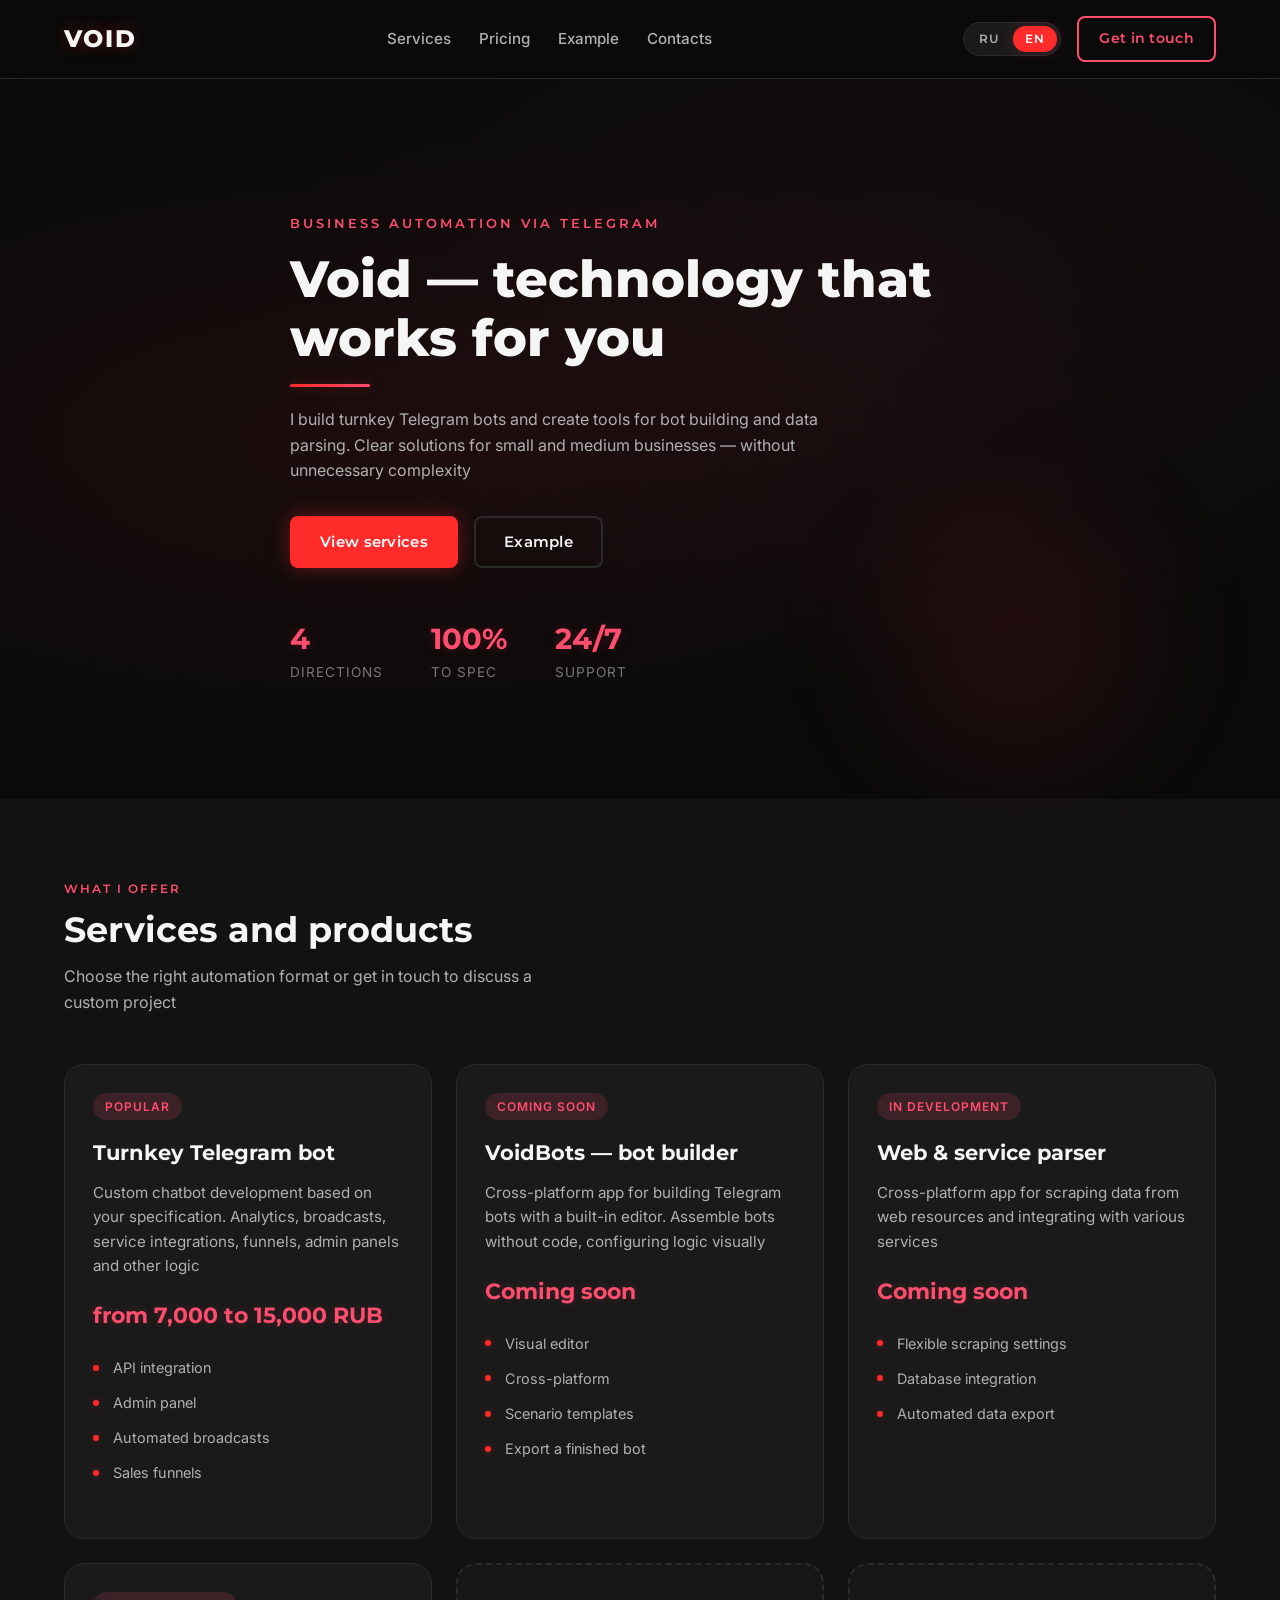
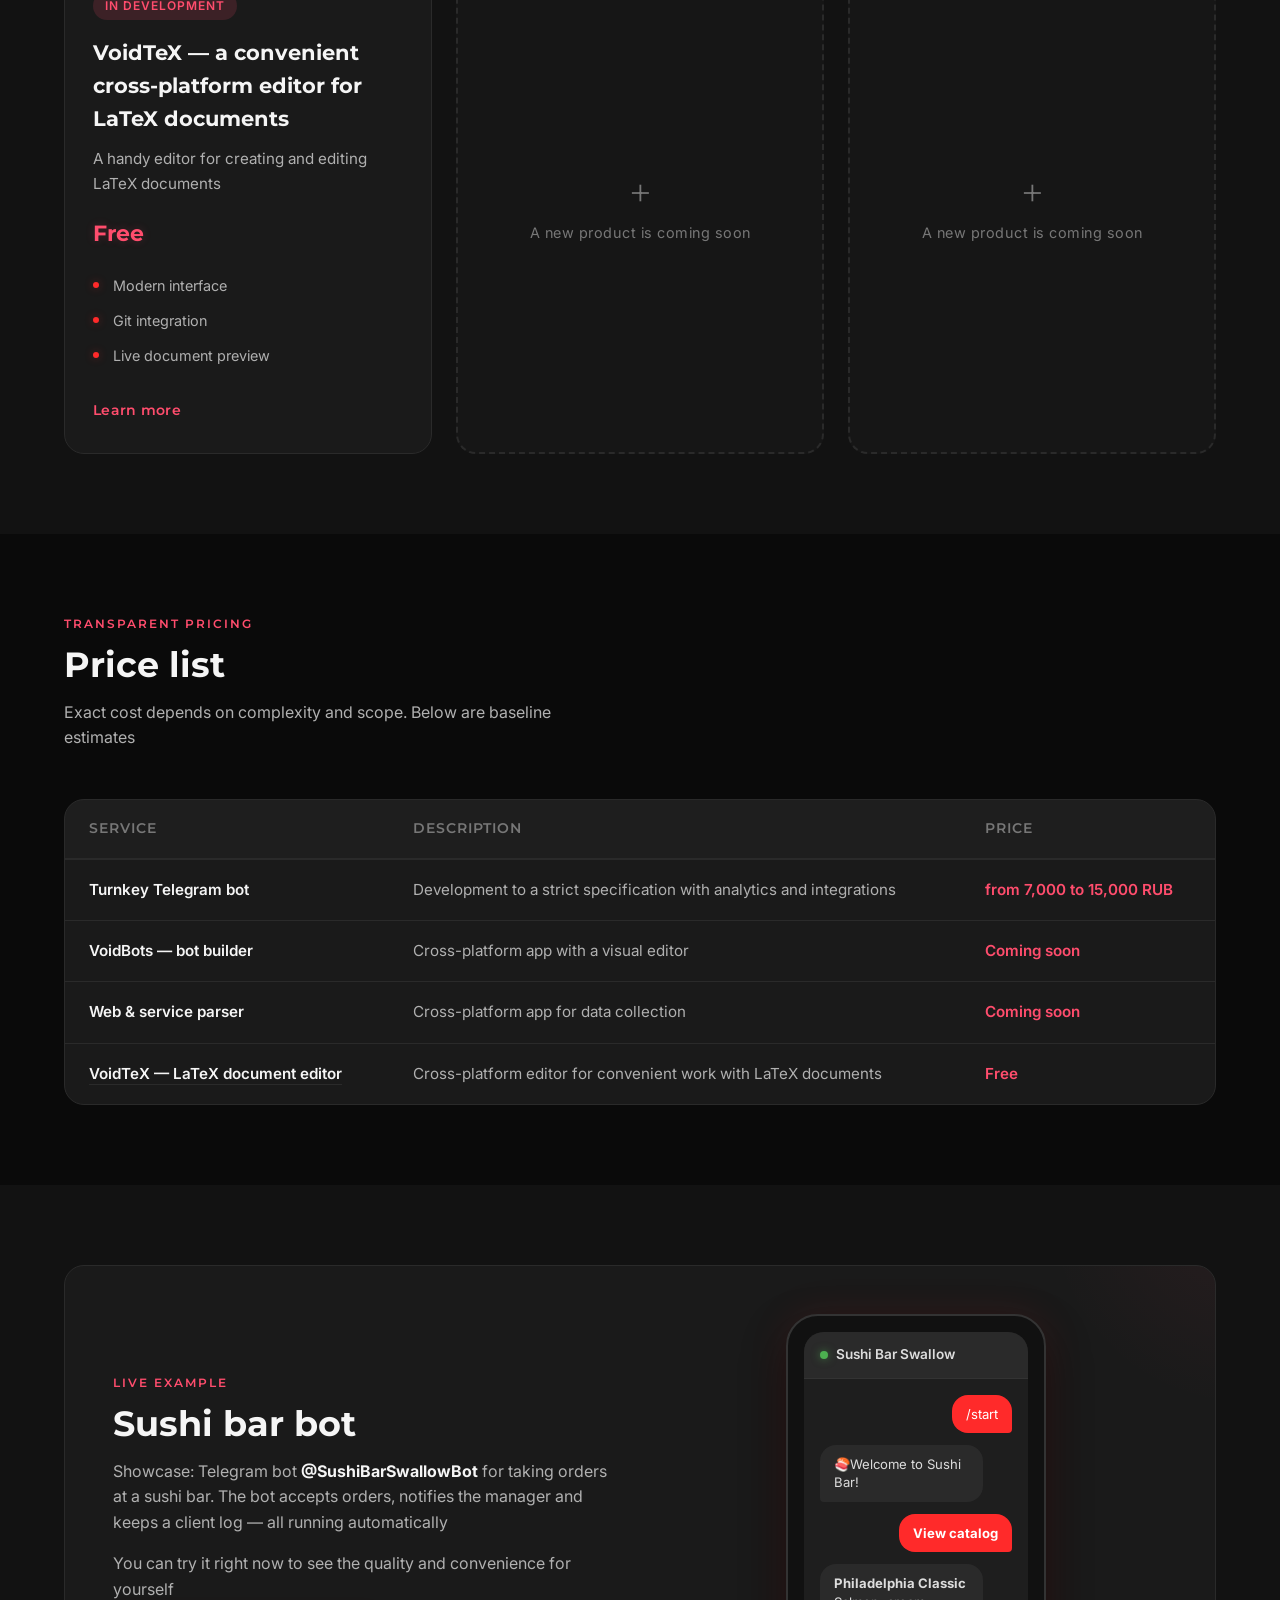
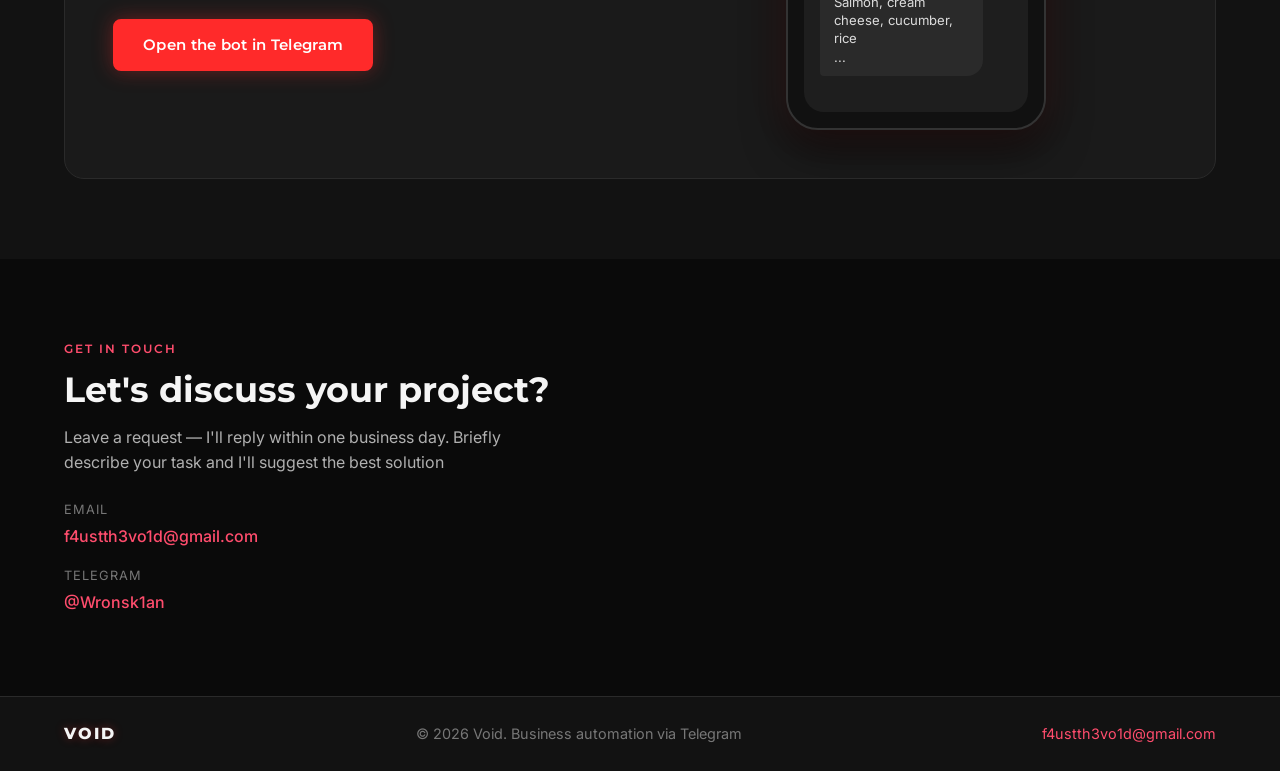
<file: index.html>
<!DOCTYPE html>
<html lang="ru">
<head>
  <meta charset="UTF-8">
  <meta name="viewport" content="width=device-width, initial-scale=1.0">
  <title data-i18n="meta.title">Void — автоматизация бизнеса</title>
  <link rel="preconnect" href="https://fonts.googleapis.com">
  <link rel="preconnect" href="https://fonts.gstatic.com" crossorigin>
  <link href="https://fonts.googleapis.com/css2?family=Inter:wght@400;500;600&family=Montserrat:wght@600;700;800&display=swap" rel="stylesheet">
  <link rel="stylesheet" href="assets/css/styles.css">
</head>
<body>
  <header class="site-header">
    <div class="container header-inner">
      <a href="#" class="logo">VOID</a>
      <nav class="main-nav">
        <a href="#services" data-i18n="nav.services">Услуги</a>
        <a href="#pricing" data-i18n="nav.pricing">Цены</a>
        <a href="#example" data-i18n="nav.example">Пример</a>
        <a href="#contact" data-i18n="nav.contact">Контакты</a>
      </nav>
      <div class="header-actions">
        <div class="lang-switcher" role="group" aria-label="Language">
          <button type="button" class="lang-btn" data-lang-btn="ru">RU</button>
          <button type="button" class="lang-btn" data-lang-btn="en">EN</button>
        </div>
        <a href="#contact" class="btn btn-outline header-cta" data-i18n="nav.cta">Оставить заявку</a>
      </div>
    </div>
  </header>

  <main>
    <section class="hero">
      <div class="container">
        <div class="hero-content">
          <p class="hero-subtitle" data-i18n="hero.subtitle">Автоматизация бизнеса через Telegram</p>
          <h1 class="hero-title" data-i18n="hero.title">Void — технологии, которые работают на вас</h1>
          <p class="hero-description" data-i18n="hero.description">
            Разрабатываю Telegram-ботов под ключ, создаю инструменты для конструирования ботов и парсинга данных.
            Малому и среднему бизнесу — понятные решения без лишней сложности
          </p>
          <div class="hero-actions">
            <a href="#services" class="btn btn-primary" data-i18n="hero.btn.services">Смотреть услуги</a>
            <a href="#example" class="btn btn-ghost" data-i18n="hero.btn.example">Пример</a>
          </div>
          <div class="hero-stats">
            <div class="stat-item">
              <span class="stat-value">4</span>
              <span class="stat-label" data-i18n="hero.stats.directions">направления</span>
            </div>
            <div class="stat-item">
              <span class="stat-value">100%</span>
              <span class="stat-label" data-i18n="hero.stats.spec">по ТЗ</span>
            </div>
            <div class="stat-item">
              <span class="stat-value">24/7</span>
              <span class="stat-label" data-i18n="hero.stats.support">поддержка</span>
            </div>
          </div>
        </div>
      </div>
      <div class="hero-glow"></div>
    </section>

    <section class="services" id="services">
      <div class="container">
        <div class="section-head">
          <p class="section-label" data-i18n="services.label">Что я предлагаю</p>
          <h2 class="section-title" data-i18n="services.title">Услуги и продукты</h2>
          <p class="section-desc" data-i18n="services.desc">Выберите подходящий формат автоматизации или свяжитесь со мной для обсуждения индивидуального проекта</p>
        </div>
        <div class="services-grid" id="services-grid">
          <!-- Карточки загружаются из script.js -->
        </div>
      </div>
    </section>

    <section class="pricing" id="pricing">
      <div class="container">
        <div class="section-head">
          <p class="section-label" data-i18n="pricing.label">Прозрачные цены</p>
          <h2 class="section-title" data-i18n="pricing.title">Прайс-лист</h2>
          <p class="section-desc" data-i18n="pricing.desc">Точная стоимость зависит от сложности и объёма работ. Ниже — базовые ориентиры</p>
        </div>
        <div class="pricing-table-wrapper">
          <table class="pricing-table">
            <thead>
              <tr>
                <th data-i18n="pricing.th.service">Услуга</th>
                <th data-i18n="pricing.th.description">Описание</th>
                <th data-i18n="pricing.th.price">Стоимость</th>
              </tr>
            </thead>
            <tbody>
              <tr>
                <td data-i18n="pricing.row.bot.service">Telegram-бот под ключ</td>
                <td data-i18n="pricing.row.bot.description">Разработка по строгому ТЗ с аналитикой и интеграциями</td>
                <td data-i18n="pricing.row.bot.price">от 7 000 до 15 000 ₽</td>
              </tr>
              <tr>
                <td data-i18n="pricing.row.voidbots.service">VoidBots — конструктор ботов</td>
                <td data-i18n="pricing.row.voidbots.description">Кроссплатформенное приложение с визуальным редактором</td>
                <td data-i18n="pricing.row.voidbots.price">Скоро</td>
              </tr>
              <tr>
                <td data-i18n="pricing.row.parser.service">Парсер сервисов и сайтов</td>
                <td data-i18n="pricing.row.parser.description">Кроссплатформенное приложение для сбора данных</td>
                <td data-i18n="pricing.row.parser.price">Скоро</td>
              </tr>
	      <tr>
  		<td>
    		  <a href="pages/voidtex.html" class="pricing-link" data-i18n="pricing.row.voidtex.service">VoidTeX — редактор LaTeX-документов</a>
  		</td>
  		<td data-i18n="pricing.row.voidtex.description">Кроссплатформенный редактор для удобной работы с LaTeX-документами</td>
  		<td data-i18n="pricing.row.voidtex.price">Бесплатно</td>
	      </tr>
            </tbody>
          </table>
        </div>
      </div>
    </section>

    <section class="example" id="example">
      <div class="container">
        <div class="example-card">
          <div class="example-info">
            <p class="section-label" data-i18n="example.label">Готовый пример</p>
            <h2 class="section-title" data-i18n="example.title">Бот для суши-бара</h2>
            <p class="example-text" data-i18n="example.text1">
              Пример-визитка: Telegram-бот <strong>@SushiBarSwallowBot</strong> для приёма заявок в суши-бар.
              Бот принимает заказы, уведомляет менеджера и ведёт запись клиентов — всё работает автоматически
            </p>
            <p class="example-text" data-i18n="example.text2">
              Вы можете протестировать его прямо сейчас, чтобы оценить качество и удобство
            </p>
            <a href="https://t.me/SushiBarSwallowBot" target="_blank" rel="noopener noreferrer" class="btn btn-primary" data-i18n="example.cta">Открыть бота в Telegram</a>
          </div>
          <div class="example-visual">
            <div class="phone-mockup">
              <div class="phone-screen">
                <div class="chat-header">
                  <span class="chat-dot"></span>
                  <span data-i18n="example.chat.header">Суши-бар «Ласточка»</span>
                </div>
                <div class="chat-body">
                  <div class="chat-bubble user">/start</div>
                  <div class="chat-bubble bot" data-i18n="example.chat.msg1">🍣Добро пожаловать в Sushi Bar!</div>
                  <div class="chat-bubble user" data-i18n="example.chat.msg2"><b>Посмотреть каталог</b></div>
                  <div class="chat-bubble bot" data-i18n="example.chat.msg3"><b>Филадельфия классик</b> <br> Лосось, сливочный сыр, огурец, рис <br> ...</div>
                </div>
              </div>
            </div>
          </div>
        </div>
      </div>
    </section>

    <section class="contact" id="contact">
      <div class="container">
        <div class="contact-grid">
          <div class="contact-info">
            <p class="section-label" data-i18n="contact.label">Свяжитесь со мной</p>
            <h2 class="section-title" data-i18n="contact.title">Обсудим ваш проект?</h2>
            <p class="section-desc" data-i18n="contact.desc">
              Оставьте заявку — я отвечу в течение рабочего дня. Расскажите кратко о задаче, и я предложу оптимальное решение
            </p>
            <div class="contact-methods">
              <div class="contact-method">
                <span class="contact-method-label">Email</span>
                <a href="mailto:f4ustth3vo1d@gmail.com" class="contact-link">f4ustth3vo1d@gmail.com</a>
              </div>
              <div class="contact-method">
                <span class="contact-method-label">Telegram</span>
                <a href="https://t.me/Wronsk1an" class="contact-link" target="_blank" rel="noopener noreferrer">@Wronsk1an</a>
              </div>
            </div>
          </div>
          <!-- <form class="contact-form" id="contact-form"> ... </form> -->
        </div>
      </div>
    </section>
  </main>

  <footer class="site-footer">
    <div class="container footer-inner">
      <span class="footer-logo">VOID</span>
      <span class="footer-text" data-i18n="footer.text">© 2026 Void. Автоматизация бизнеса через Telegram.</span>
      <a href="mailto:f4ustth3vo1d@gmail.com" class="footer-link">f4ustth3vo1d@gmail.com</a>
    </div>
  </footer>

  <script src="assets/js/translations.js"></script>
  <script src="assets/js/script.js"></script>
</body>
</html>
</file>
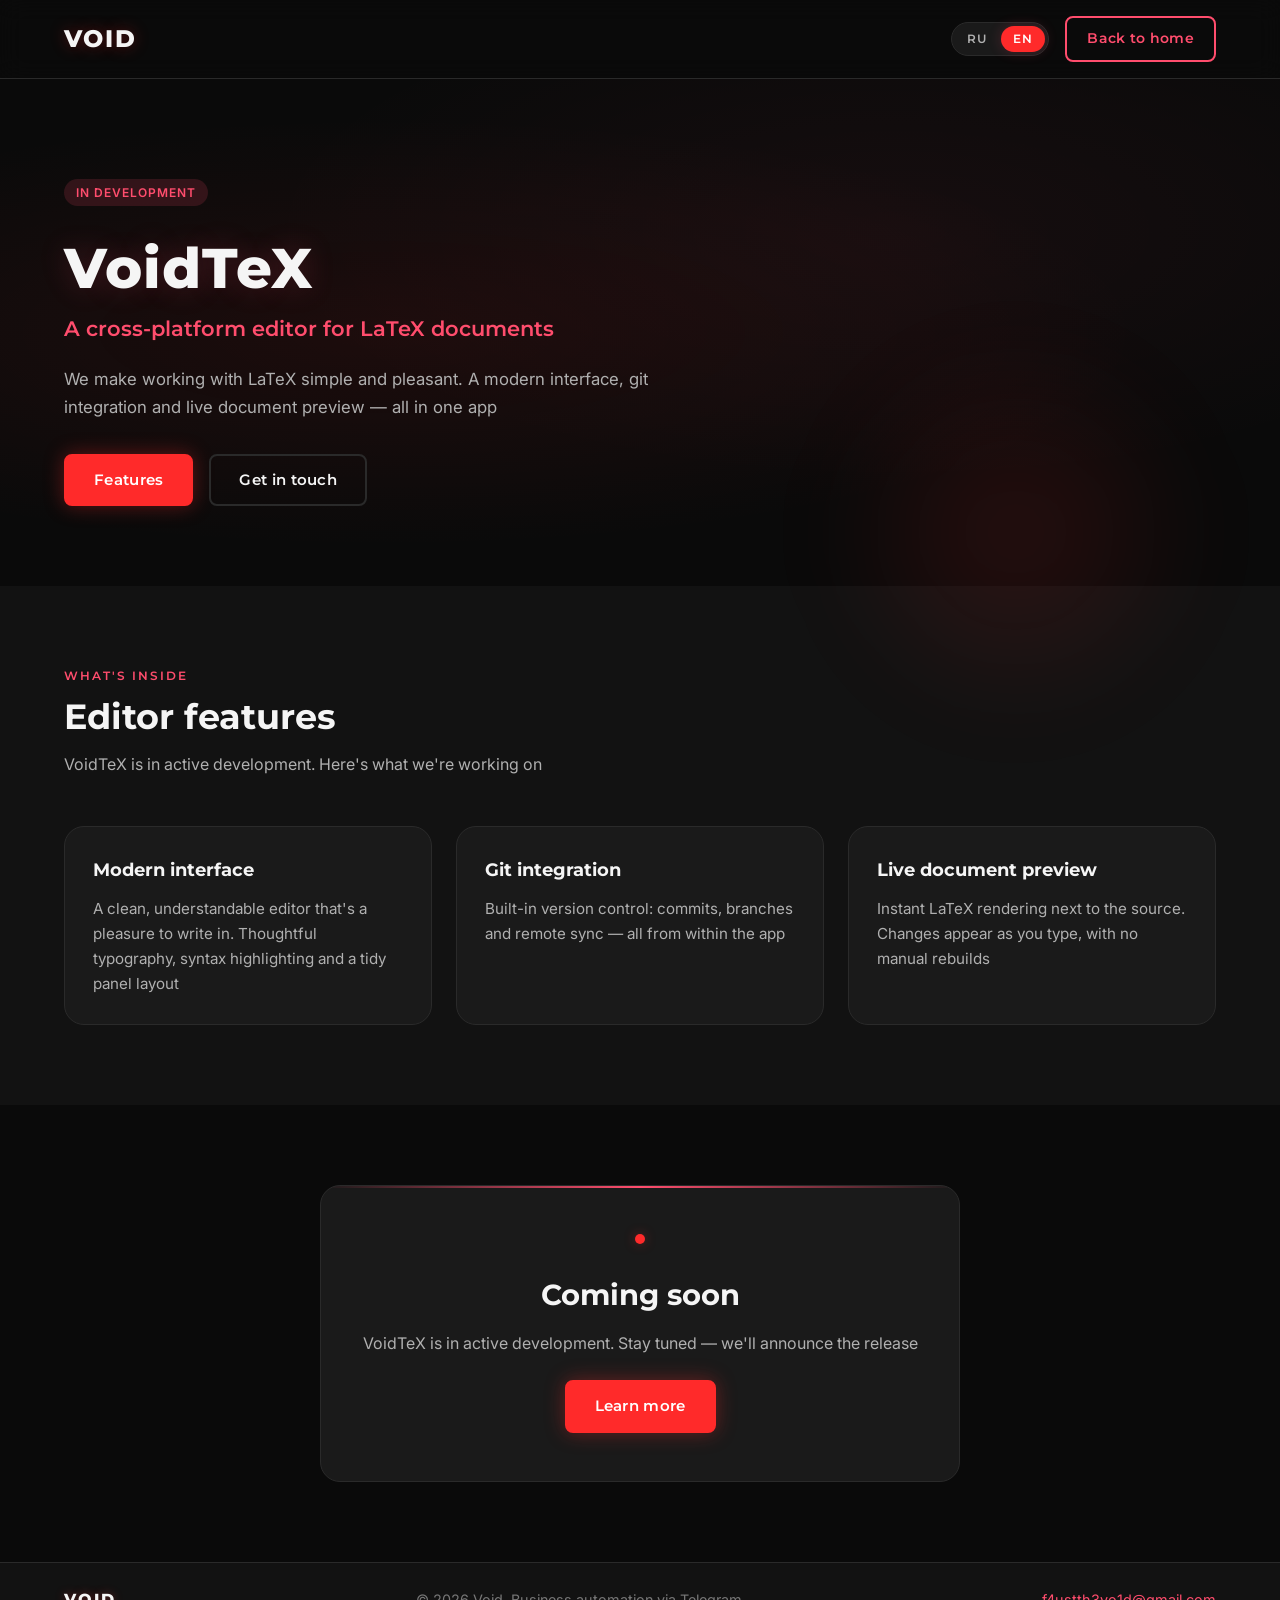
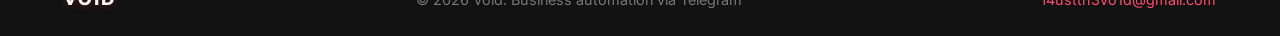
<file: pages/VoidTeX.html>
<!DOCTYPE html>
<html lang="ru">
<head>
  <meta charset="UTF-8">
  <meta name="viewport" content="width=device-width, initial-scale=1.0">
  <title data-i18n="meta.title.voidtex">VoidTeX — Void</title>
  <link rel="preconnect" href="https://fonts.googleapis.com">
  <link rel="preconnect" href="https://fonts.gstatic.com" crossorigin>
  <link href="https://fonts.googleapis.com/css2?family=Inter:wght@400;500;600&family=Montserrat:wght@600;700;800&display=swap" rel="stylesheet">
  <link rel="stylesheet" href="../assets/css/styles.css">
</head>
<body class="page-product">
  <header class="site-header">
    <div class="container header-inner">
      <a href="../index.html" class="logo">VOID</a>
      <div class="header-actions">
        <div class="lang-switcher" role="group" aria-label="Language">
          <button type="button" class="lang-btn" data-lang-btn="ru">RU</button>
          <button type="button" class="lang-btn" data-lang-btn="en">EN</button>
        </div>
        <a href="../index.html" class="btn btn-outline header-cta" data-i18n="voidtex.nav.back">На главную</a>
      </div>
    </div>
  </header>

  <main>
    <section class="product-hero">
      <div class="container">
        <div class="product-hero-content">
          <span class="service-badge" data-i18n="voidtex.badge">В разработке</span>
          <h1 class="product-title">VoidTeX</h1>
          <p class="product-subtitle" data-i18n="voidtex.subtitle">Кроссплатформенный редактор LaTeX-документов</p>
          <p class="product-description" data-i18n="voidtex.description">
            Мы делаем работу с LaTeX простой и приятной. Современный интерфейс,
            интеграция с git и динамический просмотр документов — всё в одном приложении.
          </p>
          <div class="product-actions">
            <a href="#features" class="btn btn-primary" data-i18n="voidtex.btn.features">Возможности</a>
            <a href="../index.html#contact" class="btn btn-ghost" data-i18n="voidtex.btn.contact">Связаться</a>
          </div>
        </div>
      </div>
      <div class="hero-glow"></div>
    </section>

    <section class="product-features" id="features">
      <div class="container">
        <div class="section-head">
          <p class="section-label" data-i18n="voidtex.features.label">Что внутри</p>
          <h2 class="section-title" data-i18n="voidtex.features.title">Возможности редактора</h2>
          <p class="section-desc" data-i18n="voidtex.features.desc">VoidTeX находится в активной разработке. Ниже — то, над чем мы работаем.</p>
        </div>
        <div class="features-grid">
          <article class="feature-card">
            <h3 class="feature-title" data-i18n="voidtex.feature.interface.title">Современный интерфейс</h3>
            <p class="feature-desc" data-i18n="voidtex.feature.interface.desc">
              Чистый и понятный редактор, в котором приятно писать. Продуманная типографика,
              подсветка синтаксиса и аккуратная компоновка панелей.
            </p>
          </article>
          <article class="feature-card">
            <h3 class="feature-title" data-i18n="voidtex.feature.git.title">Интеграция с git</h3>
            <p class="feature-desc" data-i18n="voidtex.feature.git.desc">
              Встроенная поддержка контроля версий: коммиты, ветки и синхронизация
              с удалёнными репозиториями прямо из приложения.
            </p>
          </article>
          <article class="feature-card">
            <h3 class="feature-title" data-i18n="voidtex.feature.preview.title">Динамический просмотр документов</h3>
            <p class="feature-desc" data-i18n="voidtex.feature.preview.desc">
              Мгновенный рендер LaTeX рядом с исходником. Изменения отображаются
              по мере набора, без ручной пересборки документа.
            </p>
          </article>
        </div>
      </div>
    </section>

    <section class="product-status">
      <div class="container">
        <div class="status-card">
          <span class="status-pulse" aria-hidden="true"></span>
          <h2 class="status-title" data-i18n="voidtex.status.title">Скоро</h2>
          <p class="status-desc" data-i18n="voidtex.status.desc">
            VoidTeX находится в активной разработке. Следите за обновлениями — мы сообщим о релизе.
          </p>
          <a href="../index.html#contact" class="btn btn-primary" data-i18n="voidtex.status.cta">Узнать больше</a>
        </div>
      </div>
    </section>
  </main>

  <footer class="site-footer">
    <div class="container footer-inner">
      <span class="footer-logo">VOID</span>
      <span class="footer-text" data-i18n="footer.text">© 2026 Void. Автоматизация бизнеса через Telegram.</span>
      <a href="mailto:f4ustth3vo1d@gmail.com" class="footer-link">f4ustth3vo1d@gmail.com</a>
    </div>
  </footer>

  <script src="../assets/js/translations.js"></script>
</body>
</html>
</file>
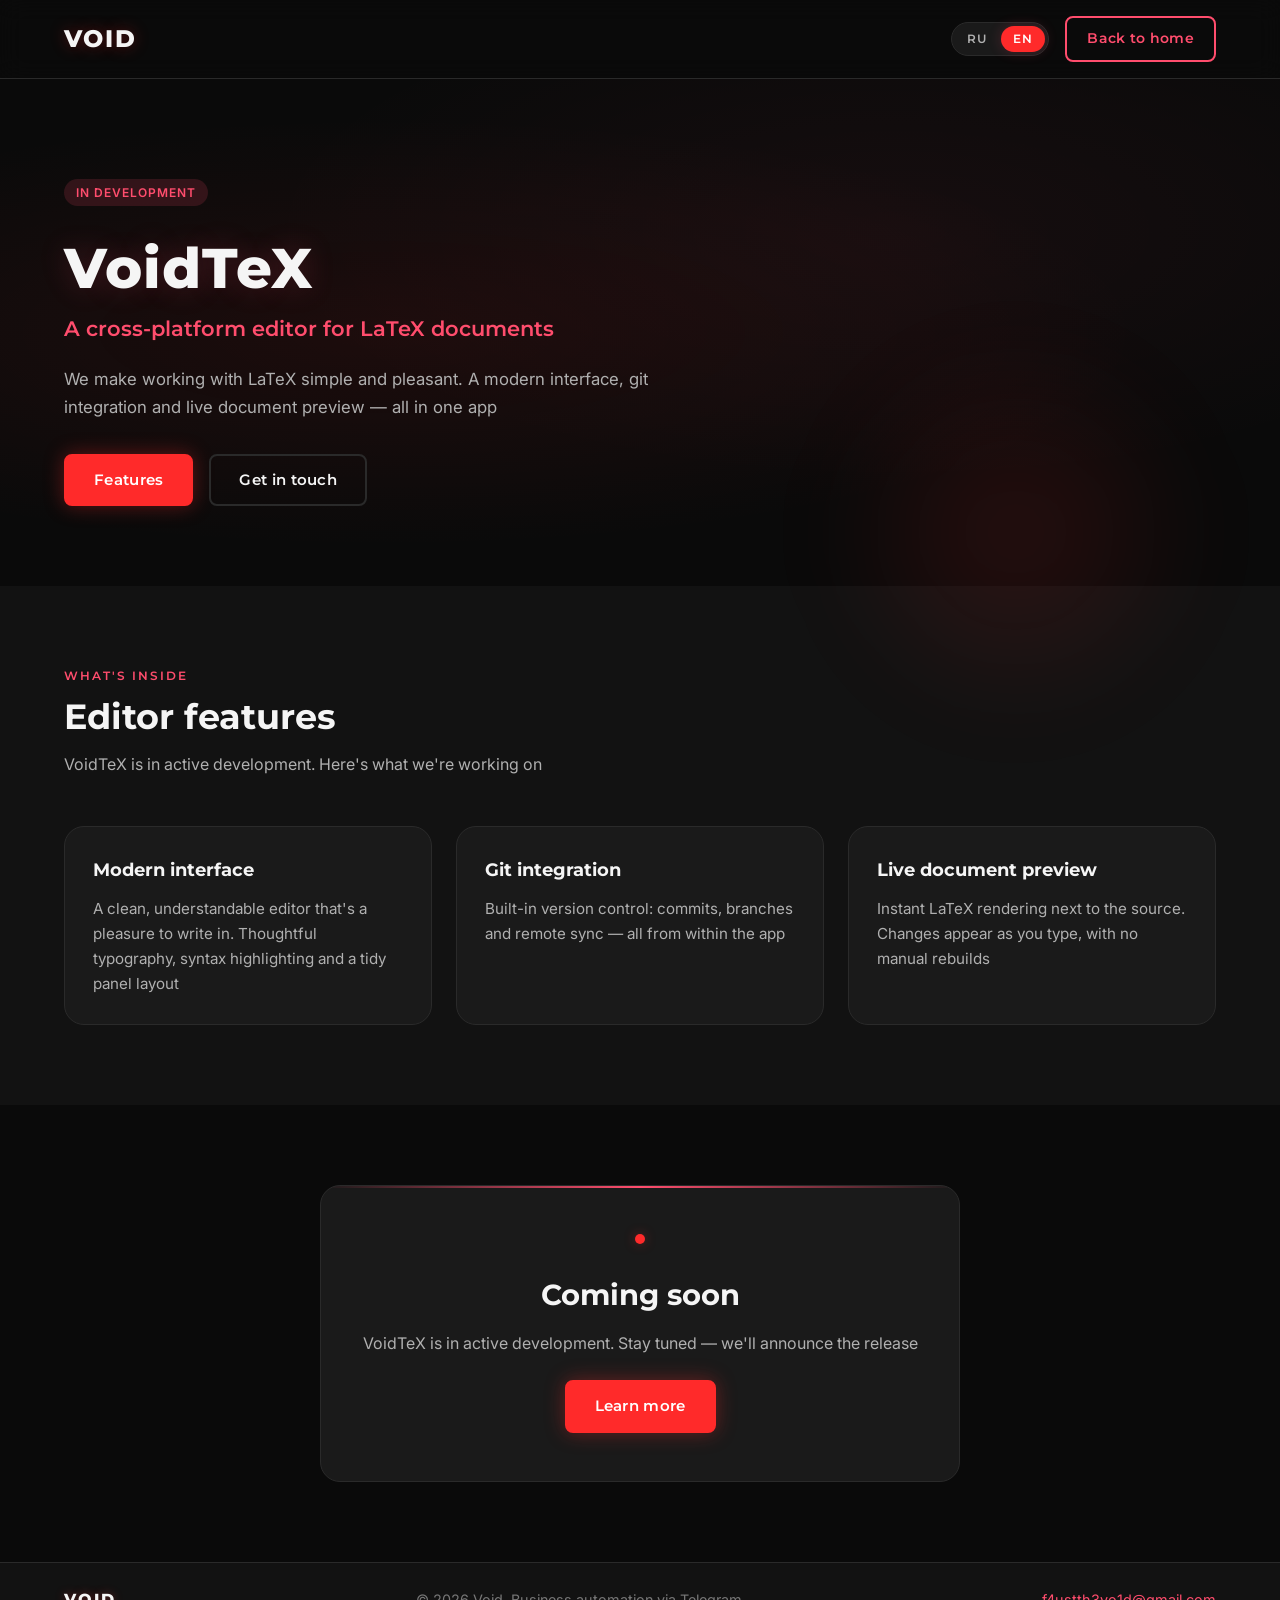
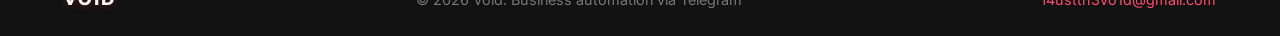
<file: pages/voidtex.html>
<!DOCTYPE html>
<html lang="ru">
<head>
  <meta charset="UTF-8">
  <meta name="viewport" content="width=device-width, initial-scale=1.0">
  <title data-i18n="meta.title.voidtex">VoidTeX — Void</title>
  <link rel="preconnect" href="https://fonts.googleapis.com">
  <link rel="preconnect" href="https://fonts.gstatic.com" crossorigin>
  <link href="https://fonts.googleapis.com/css2?family=Inter:wght@400;500;600&family=Montserrat:wght@600;700;800&display=swap" rel="stylesheet">
  <link rel="stylesheet" href="../assets/css/styles.css">
</head>
<body class="page-product">
  <header class="site-header">
    <div class="container header-inner">
      <a href="../index.html" class="logo">VOID</a>
      <div class="header-actions">
        <div class="lang-switcher" role="group" aria-label="Language">
          <button type="button" class="lang-btn" data-lang-btn="ru">RU</button>
          <button type="button" class="lang-btn" data-lang-btn="en">EN</button>
        </div>
        <a href="../index.html" class="btn btn-outline header-cta" data-i18n="voidtex.nav.back">На главную</a>
      </div>
    </div>
  </header>

  <main>
    <section class="product-hero">
      <div class="container">
        <div class="product-hero-content">
          <span class="service-badge" data-i18n="voidtex.badge">В разработке</span>
          <h1 class="product-title">VoidTeX</h1>
          <p class="product-subtitle" data-i18n="voidtex.subtitle">Кроссплатформенный редактор LaTeX-документов</p>
          <p class="product-description" data-i18n="voidtex.description">
            Мы делаем работу с LaTeX простой и приятной. Современный интерфейс,
            интеграция с git и динамический просмотр документов — всё в одном приложении.
          </p>
          <div class="product-actions">
            <a href="#features" class="btn btn-primary" data-i18n="voidtex.btn.features">Возможности</a>
            <a href="../index.html#contact" class="btn btn-ghost" data-i18n="voidtex.btn.contact">Связаться</a>
          </div>
        </div>
      </div>
      <div class="hero-glow"></div>
    </section>

    <section class="product-features" id="features">
      <div class="container">
        <div class="section-head">
          <p class="section-label" data-i18n="voidtex.features.label">Что внутри</p>
          <h2 class="section-title" data-i18n="voidtex.features.title">Возможности редактора</h2>
          <p class="section-desc" data-i18n="voidtex.features.desc">VoidTeX находится в активной разработке. Ниже — то, над чем мы работаем.</p>
        </div>
        <div class="features-grid">
          <article class="feature-card">
            <h3 class="feature-title" data-i18n="voidtex.feature.interface.title">Современный интерфейс</h3>
            <p class="feature-desc" data-i18n="voidtex.feature.interface.desc">
              Чистый и понятный редактор, в котором приятно писать. Продуманная типографика,
              подсветка синтаксиса и аккуратная компоновка панелей.
            </p>
          </article>
          <article class="feature-card">
            <h3 class="feature-title" data-i18n="voidtex.feature.git.title">Интеграция с git</h3>
            <p class="feature-desc" data-i18n="voidtex.feature.git.desc">
              Встроенная поддержка контроля версий: коммиты, ветки и синхронизация
              с удалёнными репозиториями прямо из приложения.
            </p>
          </article>
          <article class="feature-card">
            <h3 class="feature-title" data-i18n="voidtex.feature.preview.title">Динамический просмотр документов</h3>
            <p class="feature-desc" data-i18n="voidtex.feature.preview.desc">
              Мгновенный рендер LaTeX рядом с исходником. Изменения отображаются
              по мере набора, без ручной пересборки документа.
            </p>
          </article>
        </div>
      </div>
    </section>

    <section class="product-status">
      <div class="container">
        <div class="status-card">
          <span class="status-pulse" aria-hidden="true"></span>
          <h2 class="status-title" data-i18n="voidtex.status.title">Скоро</h2>
          <p class="status-desc" data-i18n="voidtex.status.desc">
            VoidTeX находится в активной разработке. Следите за обновлениями — мы сообщим о релизе.
          </p>
          <a href="../index.html#contact" class="btn btn-primary" data-i18n="voidtex.status.cta">Узнать больше</a>
        </div>
      </div>
    </section>
  </main>

  <footer class="site-footer">
    <div class="container footer-inner">
      <span class="footer-logo">VOID</span>
      <span class="footer-text" data-i18n="footer.text">© 2026 Void. Автоматизация бизнеса через Telegram.</span>
      <a href="mailto:f4ustth3vo1d@gmail.com" class="footer-link">f4ustth3vo1d@gmail.com</a>
    </div>
  </footer>

  <script src="../assets/js/translations.js"></script>
</body>
</html>
</file>
<file: assets/css/styles.css>
:root {
  --bg-primary: #0a0a0a;
  --bg-secondary: #121212;
  --bg-card: #1a1a1a;
  --bg-card-hover: #202020;
  --text-primary: #f5f5f5;
  --text-secondary: #b0b0b0;
  --text-muted: #777777;
  --accent-red: #ff2a2a;
  --accent-red-dark: #cc1111;
  --accent-pink: #ff4d6d;
  --accent-glow: rgba(255, 42, 42, 0.35);
  --accent-glow-soft: rgba(255, 77, 109, 0.2);
  --border-color: #2a2a2a;
  --border-glow: rgba(255, 42, 42, 0.4);
  --radius: 12px;
  --radius-lg: 20px;
  --font-heading: 'Montserrat', sans-serif;
  --font-body: 'Inter', sans-serif;
  --transition: 0.3s ease;
}

* {
  margin: 0;
  padding: 0;
  box-sizing: border-box;
}

html {
  scroll-behavior: smooth;
}

body {
  background-color: var(--bg-primary);
  color: var(--text-primary);
  font-family: var(--font-body);
  line-height: 1.6;
  overflow-x: hidden;
}

.container {
  max-width: 1200px;
  margin: 0 auto;
  padding: 0 24px;
}

/* Кнопки */
.btn {
  display: inline-block;
  padding: 12px 28px;
  border-radius: 8px;
  font-family: var(--font-heading);
  font-weight: 600;
  font-size: 0.95rem;
  text-decoration: none;
  cursor: pointer;
  transition: all var(--transition);
  border: 2px solid transparent;
  letter-spacing: 0.3px;
}

.btn-primary {
  background-color: var(--accent-red);
  color: #fff;
  border-color: var(--accent-red);
  box-shadow: 0 0 20px var(--accent-glow);
}

.btn-primary:hover {
  background-color: var(--accent-red-dark);
  border-color: var(--accent-red-dark);
  box-shadow: 0 0 30px var(--accent-glow);
  transform: translateY(-2px);
}

.btn-outline {
  background: transparent;
  color: var(--accent-pink);
  border-color: var(--accent-pink);
}

.btn-outline:hover {
  background: var(--accent-glow-soft);
  box-shadow: 0 0 20px var(--accent-glow-soft);
}

.btn-ghost {
  background: transparent;
  color: var(--text-primary);
  border-color: var(--border-color);
}

.btn-ghost:hover {
  border-color: var(--accent-pink);
  color: var(--accent-pink);
}

.btn-full {
  width: 100%;
  justify-content: center;
}

/* Шапка */
.site-header {
  position: sticky;
  top: 0;
  z-index: 100;
  background-color: rgba(10, 10, 10, 0.9);
  backdrop-filter: blur(12px);
  border-bottom: 1px solid var(--border-color);
  padding: 16px 0;
}

.header-inner {
  display: flex;
  align-items: center;
  justify-content: space-between;
  gap: 24px;
}

.logo {
  font-family: var(--font-heading);
  font-weight: 800;
  font-size: 1.5rem;
  letter-spacing: 2px;
  color: var(--text-primary);
  text-decoration: none;
  text-shadow: 0 0 15px var(--accent-glow);
}

.main-nav {
  display: flex;
  gap: 28px;
}

.main-nav a {
  color: var(--text-secondary);
  text-decoration: none;
  font-weight: 500;
  font-size: 0.95rem;
  transition: color var(--transition);
}

.main-nav a:hover {
  color: var(--accent-pink);
  text-shadow: 0 0 10px var(--accent-glow-soft);
}

.header-cta {
  padding: 10px 20px;
  font-size: 0.85rem;
}

/* Hero */
.hero {
  position: relative;
  padding: 100px 0 80px;
  min-height: 80vh;
  display: flex;
  align-items: center;
  background: radial-gradient(ellipse at 30% 50%, rgba(255, 42, 42, 0.08) 0%, transparent 60%),
              radial-gradient(ellipse at 70% 30%, rgba(255, 77, 109, 0.05) 0%, transparent 50%);
}

.hero-content {
  max-width: 700px;
  position: relative;
  z-index: 2;
}

.hero-subtitle {
  font-family: var(--font-heading);
  font-weight: 600;
  text-transform: uppercase;
  letter-spacing: 3px;
  font-size: 0.8rem;
  color: var(--accent-pink);
  margin-bottom: 16px;
}

.hero-title {
  font-family: var(--font-heading);
  font-weight: 800;
  font-size: 3.2rem;
  line-height: 1.15;
  margin-bottom: 20px;
  color: var(--text-primary);
}

.hero-title::after {
  content: '';
  display: block;
  width: 80px;
  height: 3px;
  background: linear-gradient(90deg, var(--accent-red), var(--accent-pink));
  margin-top: 16px;
  border-radius: 2px;
  box-shadow: 0 0 12px var(--accent-glow);
}

.hero-description {
!  font-size: 1.1rem;
  color: var(--text-secondary);
  margin-bottom: 32px;
  max-width: 560px;
}

.hero-actions {
  display: flex;
  gap: 16px;
  flex-wrap: wrap;
  margin-bottom: 48px;
}

.hero-stats {
  display: flex;
  gap: 48px;
}

.stat-item {
  display: flex;
  flex-direction: column;
}

.stat-value {
  font-family: var(--font-heading);
  font-weight: 700;
  font-size: 1.8rem;
  color: var(--accent-pink);
  text-shadow: 0 0 12px var(--accent-glow-soft);
}

.stat-label {
  font-size: 0.85rem;
  color: var(--text-muted);
  text-transform: uppercase;
  letter-spacing: 1px;
}

.hero-glow {
  position: absolute;
  top: 50%;
  right: 5%;
  width: 400px;
  height: 400px;
  background: radial-gradient(circle, rgba(255, 42, 42, 0.12) 0%, transparent 70%);
  border-radius: 50%;
  filter: blur(40px);
  z-index: 1;
  pointer-events: none;
}

/* Секции */
section {
  padding: 80px 0;
}

.section-head {
  max-width: 600px;
  margin-bottom: 48px;
}

.section-label {
  font-family: var(--font-heading);
  font-weight: 600;
  text-transform: uppercase;
  letter-spacing: 2px;
  font-size: 0.78rem;
  color: var(--accent-pink);
  margin-bottom: 8px;
}

.section-title {
  font-family: var(--font-heading);
  font-weight: 700;
  font-size: 2.2rem;
  line-height: 1.3;
  margin-bottom: 12px;
}

.section-desc {
  color: var(--text-secondary);
  font-size: 1rem;
  max-width: 500px;
}

/* Услуги */
.services {
  background-color: var(--bg-secondary);
}

.services-grid {
  display: grid;
  grid-template-columns: repeat(auto-fit, minmax(300px, 1fr));
  gap: 24px;
}

.service-card {
  background-color: var(--bg-card);
  border: 1px solid var(--border-color);
  border-radius: var(--radius-lg);
  padding: 28px;
  transition: all var(--transition);
  position: relative;
  overflow: hidden;
}

.service-card::before {
  content: '';
  position: absolute;
  top: 0;
  left: 0;
  right: 0;
  height: 3px;
  background: linear-gradient(90deg, var(--accent-red), var(--accent-pink));
  opacity: 0;
  transition: opacity var(--transition);
}

.service-card:hover {
  border-color: var(--border-glow);
  box-shadow: 0 0 30px var(--accent-glow-soft);
  transform: translateY(-4px);
}

.service-card:hover::before {
  opacity: 1;
}

.service-badge {
  display: inline-block;
  padding: 4px 12px;
  border-radius: 20px;
  font-size: 0.75rem;
  font-weight: 600;
  text-transform: uppercase;
  letter-spacing: 1px;
  background-color: rgba(255, 77, 109, 0.15);
  color: var(--accent-pink);
  margin-bottom: 16px;
}

.service-title {
  font-family: var(--font-heading);
  font-weight: 700;
  font-size: 1.3rem;
  margin-bottom: 12px;
  color: var(--text-primary);
}

.service-description {
  color: var(--text-secondary);
  font-size: 0.95rem;
  margin-bottom: 20px;
  flex-grow: 1;
}

.service-price {
  font-family: var(--font-heading);
  font-weight: 700;
  font-size: 1.4rem;
  color: var(--accent-pink);
  margin-bottom: 16px;
  text-shadow: 0 0 10px var(--accent-glow-soft);
}

.service-features {
  list-style: none;
  padding: 0;
  margin: 0 0 20px 0;
}

.service-features li {
  padding: 6px 0;
  color: var(--text-secondary);
  font-size: 0.9rem;
  position: relative;
  padding-left: 20px;
}

.service-features li::before {
  content: '';
  position: absolute;
  left: 0;
  top: 50%;
  transform: translateY(-50%);
  width: 6px;
  height: 6px;
  border-radius: 50%;
  background: var(--accent-red);
  box-shadow: 0 0 8px var(--accent-glow);
}

/* Прайс-лист */
.pricing {
  background-color: var(--bg-primary);
}

.pricing-table-wrapper {
  overflow-x: auto;
  border-radius: var(--radius-lg);
  border: 1px solid var(--border-color);
  background-color: var(--bg-card);
}

.pricing-table {
  width: 100%;
  border-collapse: collapse;
  min-width: 600px;
}

.pricing-table th {
  text-align: left;
  padding: 18px 24px;
  font-family: var(--font-heading);
  font-weight: 600;
  font-size: 0.85rem;
  text-transform: uppercase;
  letter-spacing: 1px;
  color: var(--text-muted);
  border-bottom: 2px solid var(--border-color);
  background-color: rgba(255, 255, 255, 0.02);
}

.pricing-table td {
  padding: 18px 24px;
  border-bottom: 1px solid var(--border-color);
  color: var(--text-secondary);
  font-size: 0.95rem;
}

.pricing-table tr:last-child td {
  border-bottom: none;
}

.pricing-table tr:hover td {
  background-color: rgba(255, 42, 42, 0.03);
}

.pricing-table td:first-child {
  font-weight: 600;
  color: var(--text-primary);
}

.pricing-table td:last-child {
  color: var(--accent-pink);
  font-weight: 600;
  white-space: nowrap;
}

/* Пример */
.example {
  background-color: var(--bg-secondary);
}

.example-card {
  display: grid;
  grid-template-columns: 1fr 1fr;
  gap: 48px;
  align-items: center;
  background-color: var(--bg-card);
  border-radius: var(--radius-lg);
  padding: 48px;
  border: 1px solid var(--border-color);
  position: relative;
  overflow: hidden;
}

.example-card::after {
  content: '';
  position: absolute;
  top: -50%;
  right: -20%;
  width: 400px;
  height: 400px;
  background: radial-gradient(circle, rgba(255, 77, 109, 0.06) 0%, transparent 70%);
  border-radius: 50%;
  pointer-events: none;
}

.example-info {
  position: relative;
  z-index: 1;
}

.example-text {
  color: var(--text-secondary);
  margin-bottom: 16px;
  font-size: 1rem;
}

.example-text strong {
  color: var(--text-primary);
}

.example-visual {
  display: flex;
  justify-content: center;
  position: relative;
  z-index: 1;
}

.phone-mockup {
  width: 260px;
  background-color: #111;
  border-radius: 32px;
  padding: 16px;
  border: 2px solid #333;
  box-shadow: 0 0 40px rgba(255, 42, 42, 0.1), 0 20px 40px rgba(0, 0, 0, 0.5);
}

.phone-screen {
  background-color: #1e1e1e;
  border-radius: 20px;
  overflow: hidden;
  height: 380px;
  display: flex;
  flex-direction: column;
}

.chat-header {
  background-color: #2a2a2a;
  padding: 12px 16px;
  display: flex;
  align-items: center;
  gap: 8px;
  font-size: 0.85rem;
  font-weight: 600;
  color: #ddd;
  border-bottom: 1px solid #333;
}

.chat-dot {
  width: 8px;
  height: 8px;
  border-radius: 50%;
  background-color: #4caf50;
  box-shadow: 0 0 8px rgba(76, 175, 80, 0.6);
}

.chat-body {
  padding: 16px;
  display: flex;
  flex-direction: column;
  gap: 12px;
  flex-grow: 1;
  overflow-y: auto;
}

.chat-bubble {
  max-width: 85%;
  padding: 10px 14px;
  border-radius: 16px;
  font-size: 0.82rem;
  line-height: 1.4;
  word-break: break-word;
}

.chat-bubble.user {
  align-self: flex-end;
  background-color: var(--accent-red);
  color: #fff;
  border-bottom-right-radius: 4px;
}

.chat-bubble.bot {
  align-self: flex-start;
  background-color: #2a2a2a;
  color: #ddd;
  border-bottom-left-radius: 4px;
}

/* Контакты */
.contact {
  background-color: var(--bg-primary);
  position: relative;
}

.contact-grid {
  display: grid;
  grid-template-columns: 1fr 1fr;
  gap: 48px;
  align-items: start;
}

.contact-methods {
  margin-top: 24px;
  display: flex;
  flex-direction: column;
  gap: 16px;
}

.contact-method {
  display: flex;
  flex-direction: column;
}

.contact-method-label {
  font-size: 0.8rem;
  text-transform: uppercase;
  letter-spacing: 1px;
  color: var(--text-muted);
  margin-bottom: 4px;
}

.contact-link {
  color: var(--accent-pink);
  text-decoration: none;
  font-weight: 500;
  transition: all var(--transition);
}

.contact-link:hover {
  text-shadow: 0 0 12px var(--accent-glow-soft);
  color: var(--accent-red);
}

.contact-form {
  background-color: var(--bg-card);
  border: 1px solid var(--border-color);
  border-radius: var(--radius-lg);
  padding: 32px;
}

.form-group {
  margin-bottom: 20px;
}

.form-group label {
  display: block;
  font-size: 0.85rem;
  font-weight: 500;
  margin-bottom: 6px;
  color: var(--text-secondary);
}

.form-group input,
.form-group textarea {
  width: 100%;
  padding: 12px 16px;
  background-color: var(--bg-secondary);
  border: 1px solid var(--border-color);
  border-radius: 8px;
  color: var(--text-primary);
  font-family: var(--font-body);
  font-size: 0.95rem;
  transition: all var(--transition);
  resize: vertical;
}

.form-group input:focus,
.form-group textarea:focus {
  outline: none;
  border-color: var(--accent-pink);
  box-shadow: 0 0 0 3px var(--accent-glow-soft);
}

.form-note {
  margin-top: 12px;
  font-size: 0.75rem;
  color: var(--text-muted);
  text-align: center;
}

/* Футер */
.site-footer {
  border-top: 1px solid var(--border-color);
  padding: 24px 0;
  background-color: var(--bg-secondary);
}

.footer-inner {
  display: flex;
  align-items: center;
  justify-content: space-between;
  gap: 16px;
  flex-wrap: wrap;
}

.footer-logo {
  font-family: var(--font-heading);
  font-weight: 800;
  letter-spacing: 2px;
  color: var(--text-primary);
  text-shadow: 0 0 10px var(--accent-glow);
}

.footer-text {
  color: var(--text-muted);
  font-size: 0.9rem;
}

.footer-link {
  color: var(--accent-pink);
  text-decoration: none;
  font-size: 0.9rem;
}

.footer-link:hover {
  text-shadow: 0 0 10px var(--accent-glow-soft);
}

/* Адаптивность */
@media (max-width: 992px) {
  .hero-title {
    font-size: 2.5rem;
  }

  .example-card {
    grid-template-columns: 1fr;
    padding: 32px;
  }

  .contact-grid {
    grid-template-columns: 1fr;
  }

  .hero-stats {
    gap: 24px;
  }
}

@media (max-width: 768px) {
  .main-nav {
    display: none;
  }

  .header-cta {
    display: none;
  }

  .hero {
    padding: 60px 0;
  }

  .hero-title {
    font-size: 2rem;
  }

  .hero-stats {
    flex-wrap: wrap;
    gap: 20px;
  }

  section {
    padding: 60px 0;
  }

  .section-title {
    font-size: 1.8rem;
  }

  .pricing-table th,
  .pricing-table td {
    padding: 12px 16px;
  }
}

@media (max-width: 480px) {
  .container {
    padding: 0 16px;
  }

  .hero-actions {
    flex-direction: column;
  }

  .btn {
    text-align: center;
  }
}

.service-card--placeholder {
  display: flex;
  flex-direction: column;
  align-items: center;
  justify-content: center;
  background-color: rgba(255, 255, 255, 0.02);
  border: 2px dashed var(--border-color);
  cursor: default;
  min-height: 250px;
  text-align: center;
  transition: all var(--transition);
}

.service-card--placeholder:hover {
  border-color: var(--accent-pink);
  background-color: rgba(255, 77, 109, 0.03);
  transform: none;
  box-shadow: none;
}

.service-card--placeholder::before {
  display: none; /* убираем верхнюю полосу-градиент */
}

.placeholder-icon {
  font-family: var(--font-heading);
  font-size: 2.5rem;
  font-weight: 300;
  color: var(--text-muted);
  line-height: 1;
  margin-bottom: 8px;
}

.placeholder-text {
  font-size: 0.9rem;
  color: var(--text-muted);
  letter-spacing: 0.5px;
}


/* ============================================ */
/* Страница 404                                 */
/* ============================================ */

.page-404 {
  min-height: 100vh;
  position: relative;
  overflow: hidden;
  background-color: var(--bg-primary);
  display: flex;
  align-items: center;
  justify-content: center;
}

#blackhole-canvas {
  position: fixed;
  inset: 0;
  width: 100%;
  height: 100%;
  display: block;
  z-index: 0;
  cursor: crosshair;
}

.page-404-content {
  position: relative;
  z-index: 1;
  text-align: center;
  max-width: 640px;
  padding: 40px 24px;
  display: flex;
  flex-direction: column;
  align-items: center;
  pointer-events: none;
}

.page-404-content > * {
  pointer-events: auto;
}

.page-404-logo {
  display: inline-block;
  margin-bottom: 32px;
}

.page-404-code {
  font-family: var(--font-heading);
  font-weight: 800;
  font-size: clamp(5rem, 15vw, 9rem);
  line-height: 1;
  letter-spacing: 4px;
  margin: 8px 0 24px;
  color: var(--text-primary);
  text-shadow:
    0 0 20px var(--accent-glow),
    0 0 60px var(--accent-glow-soft);
}

.page-404-text {
  color: #d8d8d8;
  font-size: 1.08rem;
  line-height: 1.65;
  max-width: 480px;
  margin-bottom: 32px;
  font-weight: 400;
  text-shadow:
    0 1px 10px rgba(0, 0, 0, 0.92),
    0 0 24px rgba(0, 0, 0, 0.6);
}

.page-404-actions {
  display: flex;
  gap: 12px;
  flex-wrap: wrap;
  justify-content: center;
  margin-bottom: 40px;
}

.page-404-hint {
  font-size: 0.78rem;
  color: var(--text-muted);
  letter-spacing: 1px;
  text-transform: uppercase;
}

.void-toast {
  position: fixed;
  max-width: 320px;
  padding: 12px 18px;
  background-color: var(--bg-card);
  border: 1px solid var(--border-glow);
  border-radius: 10px;
  color: var(--text-primary);
  font-size: 0.9rem;
  line-height: 1.4;
  box-shadow:
    0 0 20px var(--accent-glow-soft),
    0 8px 24px rgba(0, 0, 0, 0.6);
  opacity: 0;
  transform: translateY(8px) scale(0.96);
  transition: opacity 0.25s ease, transform 0.25s ease;
  pointer-events: none;
  z-index: 10;
}

.void-toast--visible {
  opacity: 1;
  transform: translateY(0) scale(1);
}

@media (max-width: 480px) {
  .page-404-actions {
    flex-direction: column;
    width: 100%;
  }

  .page-404-actions .btn {
    width: 100%;
    text-align: center;
  }
}

.page-404-lang {
  position: fixed;
  top: 24px;
  right: 24px;
  z-index: 5;
}

@media (max-width: 480px) {
  .page-404-lang {
    top: 16px;
    right: 16px;
  }
}

/* ============================================ */
/* Переключатель языка / Language switcher      */
/* ============================================ */

.header-actions {
  display: flex;
  align-items: center;
  gap: 16px;
}

.lang-switcher {
  display: inline-flex;
  align-items: center;
  gap: 2px;
  padding: 3px;
  background-color: var(--bg-card);
  border: 1px solid var(--border-color);
  border-radius: 999px;
  transition: border-color var(--transition);
}

.lang-switcher:hover {
  border-color: var(--border-glow);
}

.lang-btn {
  min-width: 42px;
  padding: 6px 12px;
  font-family: var(--font-heading);
  font-weight: 600;
  font-size: 0.72rem;
  letter-spacing: 1.2px;
  color: var(--text-secondary);
  background: transparent;
  border: none;
  border-radius: 999px;
  cursor: pointer;
  outline: none;
  transition: color 0.2s ease, background-color 0.2s ease, box-shadow 0.2s ease;
}

.lang-btn:hover:not(.lang-btn--active) {
  color: var(--accent-pink);
  background-color: rgba(255, 77, 109, 0.12);
}

.lang-btn:focus-visible {
  box-shadow: 0 0 0 2px var(--accent-glow-soft);
}

.lang-btn--active {
  background-color: var(--accent-red);
  color: #fff;
  box-shadow: 0 0 14px var(--accent-glow-soft);
}

.lang-btn--active:hover {
  background-color: var(--accent-red-dark);
  color: #fff;
  box-shadow: 0 0 18px var(--accent-glow);
}

@media (max-width: 768px) {
  .header-actions {
    gap: 8px;
  }
  .lang-btn {
    min-width: 36px;
    padding: 6px 9px;
    font-size: 0.68rem;
  }
}
/* ============================================ */
/* Ссылки в карточках услуг и прайс-листе        */
/* ============================================ */

.service-link {
  display: inline-block;
  margin-top: 6px;
  font-family: var(--font-heading);
  font-weight: 600;
  font-size: 0.9rem;
  color: var(--accent-pink);
  text-decoration: none;
  letter-spacing: 0.3px;
  transition: color var(--transition), text-shadow var(--transition);
}

.service-link::after {
  content: '';
  display: block;
  width: 0;
  height: 1px;
  margin-top: 2px;
  background: linear-gradient(90deg, var(--accent-red), var(--accent-pink));
  box-shadow: 0 0 8px var(--accent-glow-soft);
  transition: width var(--transition);
}

.service-link:hover {
  color: var(--accent-red);
  text-shadow: 0 0 10px var(--accent-glow-soft);
}

.service-link:hover::after {
  width: 100%;
}

.pricing-link {
  color: var(--text-primary);
  text-decoration: none;
  font-weight: 600;
  position: relative;
  transition: color var(--transition);
}

.pricing-link::after {
  content: '';
  position: absolute;
  left: 0;
  bottom: -2px;
  width: 100%;
  height: 1px;
  background: var(--border-color);
  transition: background var(--transition), box-shadow var(--transition);
}

.pricing-link:hover {
  color: var(--accent-pink);
}

.pricing-link:hover::after {
  background: var(--accent-pink);
  box-shadow: 0 0 8px var(--accent-glow-soft);
}

/* ============================================ */
/* Страница продукта (VoidTeX и будущие)        */
/* ============================================ */

.page-product {
  background-color: var(--bg-primary);
}

.product-hero {
  position: relative;
  padding: 100px 0 80px;
  background: radial-gradient(ellipse at 30% 50%, rgba(255, 42, 42, 0.08) 0%, transparent 60%),
              radial-gradient(ellipse at 70% 30%, rgba(255, 77, 109, 0.05) 0%, transparent 50%);
}

.product-hero-content {
  max-width: 720px;
  position: relative;
  z-index: 2;
}

.product-title {
  font-family: var(--font-heading);
  font-weight: 800;
  font-size: 3.5rem;
  line-height: 1.1;
  letter-spacing: 1px;
  margin: 16px 0 12px;
  color: var(--text-primary);
  text-shadow: 0 0 30px var(--accent-glow-soft);
}

.product-subtitle {
  font-family: var(--font-heading);
  font-weight: 600;
  font-size: 1.3rem;
  color: var(--accent-pink);
  margin-bottom: 20px;
}

.product-description {
  font-size: 1.05rem;
  color: var(--text-secondary);
  max-width: 600px;
  margin-bottom: 32px;
  line-height: 1.7;
}

.product-actions {
  display: flex;
  gap: 16px;
  flex-wrap: wrap;
}

.product-features {
  background-color: var(--bg-secondary);
}

.features-grid {
  display: grid;
  grid-template-columns: repeat(auto-fit, minmax(260px, 1fr));
  gap: 24px;
}

.feature-card {
  background-color: var(--bg-card);
  border: 1px solid var(--border-color);
  border-radius: var(--radius-lg);
  padding: 28px;
  transition: all var(--transition);
  position: relative;
  overflow: hidden;
}

.feature-card::before {
  content: '';
  position: absolute;
  top: 0;
  left: 0;
  right: 0;
  height: 3px;
  background: linear-gradient(90deg, var(--accent-red), var(--accent-pink));
  opacity: 0;
  transition: opacity var(--transition);
}

.feature-card:hover {
  border-color: var(--border-glow);
  box-shadow: 0 0 30px var(--accent-glow-soft);
  transform: translateY(-4px);
}

.feature-card:hover::before {
  opacity: 1;
}

.feature-title {
  font-family: var(--font-heading);
  font-weight: 700;
  font-size: 1.15rem;
  margin-bottom: 12px;
  color: var(--text-primary);
}

.feature-desc {
  color: var(--text-secondary);
  font-size: 0.95rem;
  line-height: 1.65;
}

.product-status {
  background-color: var(--bg-primary);
  padding: 80px 0;
}

.status-card {
  max-width: 640px;
  margin: 0 auto;
  text-align: center;
  background-color: var(--bg-card);
  border: 1px solid var(--border-color);
  border-radius: var(--radius-lg);
  padding: 48px 32px;
  position: relative;
  overflow: hidden;
}

.status-card::before {
  content: '';
  position: absolute;
  top: 0;
  left: 0;
  right: 0;
  height: 2px;
  background: linear-gradient(90deg, transparent, var(--accent-pink), transparent);
  animation: statusShimmer 3s ease-in-out infinite;
}

@keyframes statusShimmer {
  0%, 100% { opacity: 0.4; }
  50% { opacity: 1; }
}

.status-pulse {
  display: inline-block;
  width: 10px;
  height: 10px;
  border-radius: 50%;
  background-color: var(--accent-red);
  box-shadow: 0 0 12px var(--accent-glow);
  margin-bottom: 20px;
  animation: statusPulse 2s ease-in-out infinite;
}

@keyframes statusPulse {
  0%, 100% { transform: scale(1); box-shadow: 0 0 12px var(--accent-glow); }
  50% { transform: scale(1.3); box-shadow: 0 0 24px var(--accent-glow); }
}

.status-title {
  font-family: var(--font-heading);
  font-weight: 700;
  font-size: 1.8rem;
  margin-bottom: 12px;
  color: var(--text-primary);
}

.status-desc {
  color: var(--text-secondary);
  margin-bottom: 24px;
  font-size: 1rem;
  line-height: 1.65;
}

@media (max-width: 768px) {
  .product-title {
    font-size: 2.4rem;
  }
  .product-subtitle {
    font-size: 1.1rem;
  }
  .product-hero {
    padding: 60px 0;
  }
  .status-card {
    padding: 32px 24px;
  }
}

@media (max-width: 480px) {
  .product-title {
    font-size: 2rem;
  }
  .product-actions {
    flex-direction: column;
  }
  .product-actions .btn {
    text-align: center;
  }
}
</file>
